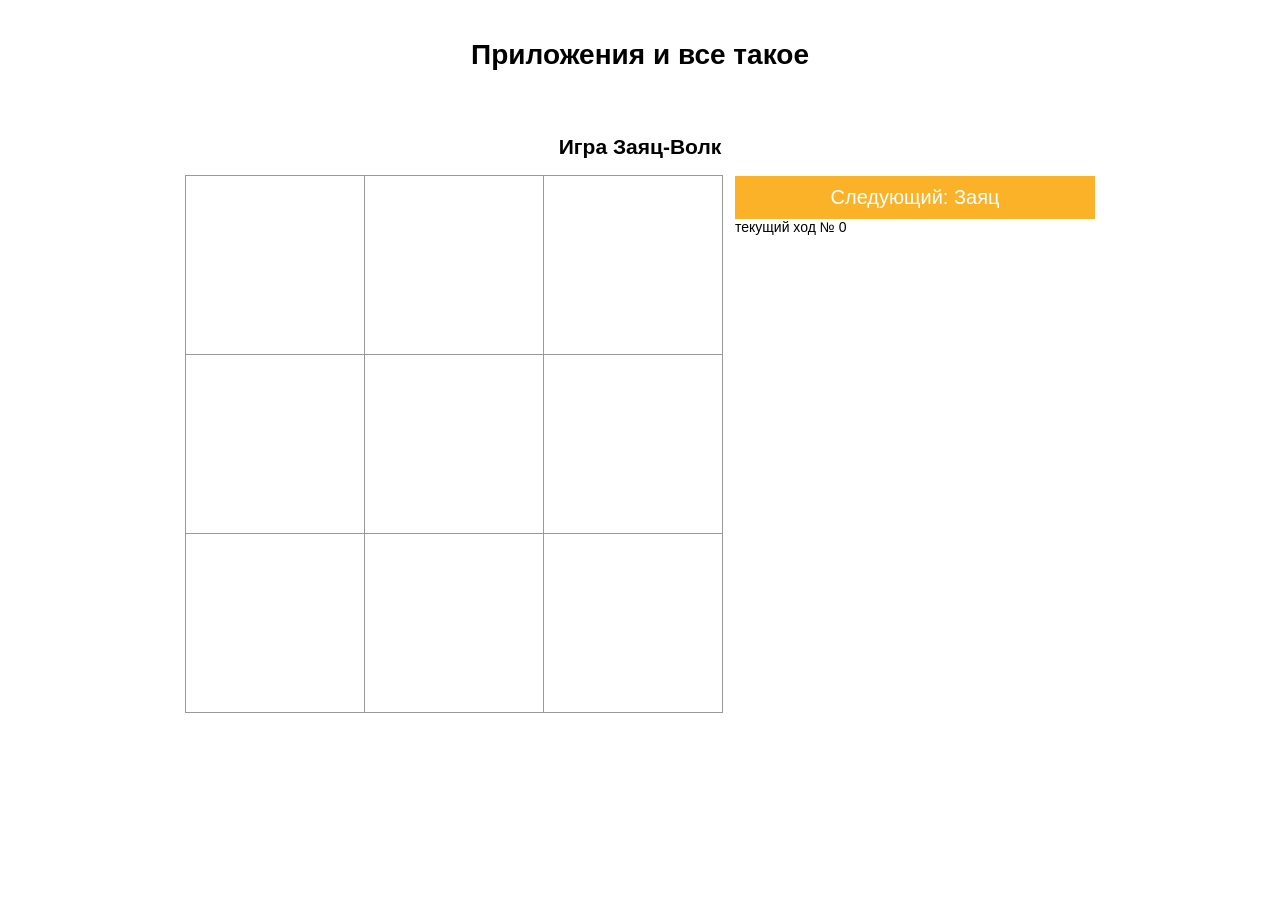
<file: index.html>
<!doctype html><html lang="ru"><head><meta charset="utf-8"/><link rel="icon" href="/favicon.ico"/><meta name="viewport" content="width=device-width,initial-scale=1"/><meta name="theme-color" content="#000000"/><meta name="description" content="Практика разработки одностраничных веб-приложений"/><link rel="apple-touch-icon" href="/logo192.png"/><link rel="manifest" href="/manifest.json"/><title>Гусёна</title><script defer="defer" src="/static/js/main.9894b9a8.js"></script><link href="/static/css/main.102a8819.css" rel="stylesheet"></head><body><noscript>You need to enable JavaScript to run this app.<br/>Включи JavaScript, иначе не будет работать.</noscript><div id="root"><div id="head"><h1>Приложения и все такое</h1></div><h2>Игра Заяц-Волк</h2><div id="cross"></div></div></body></html>
</file>
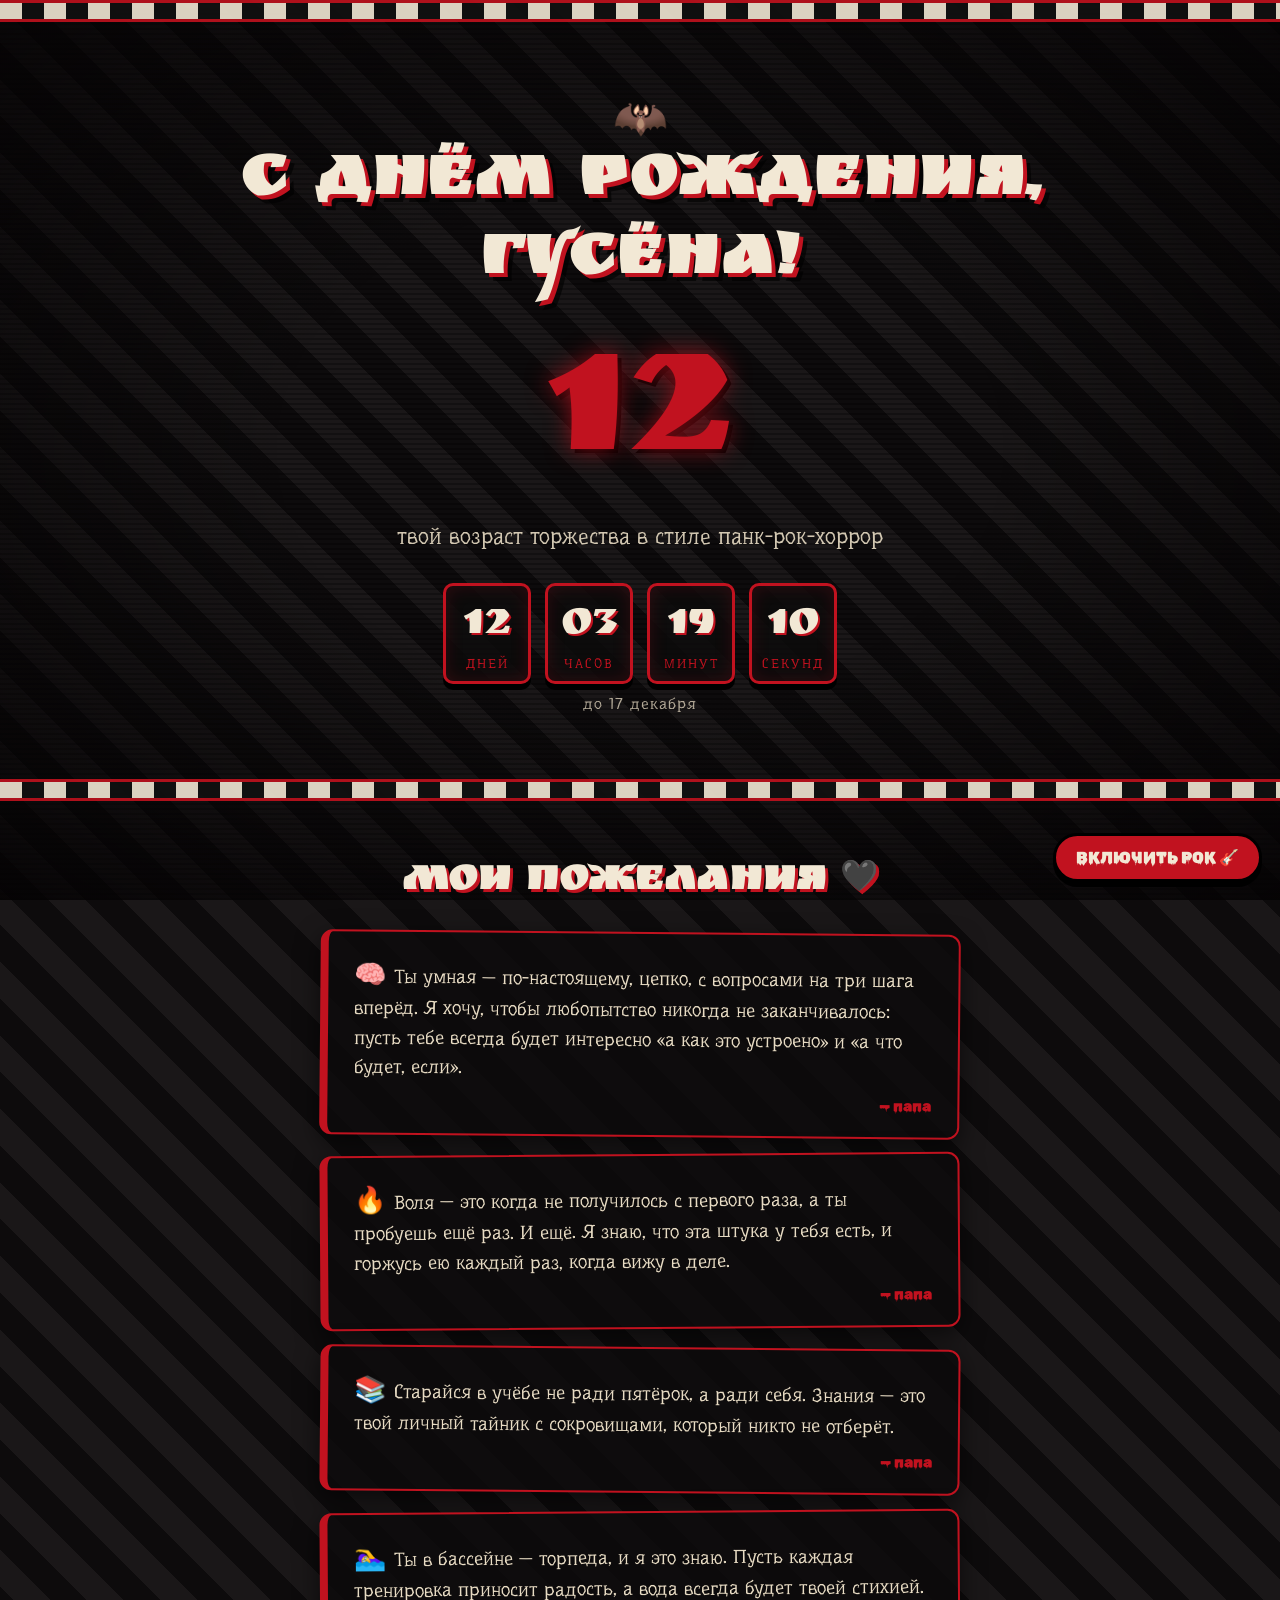
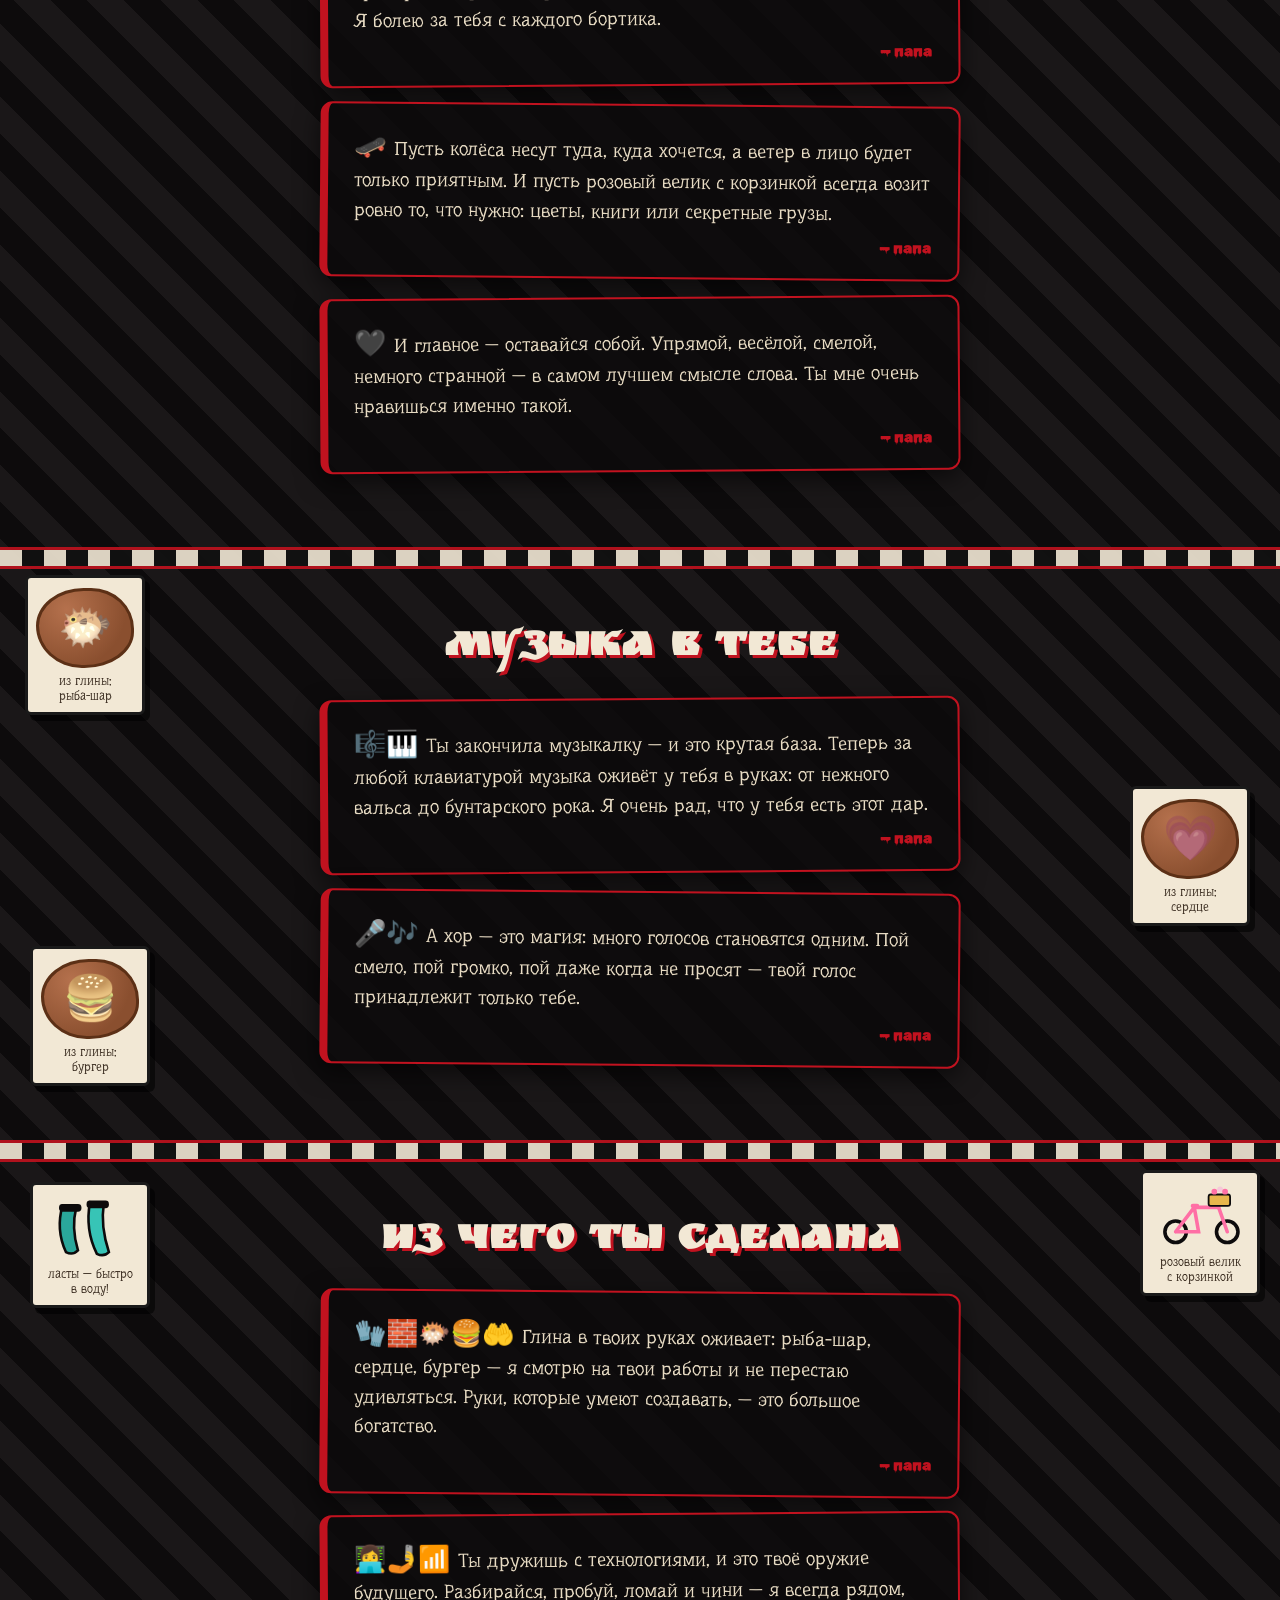
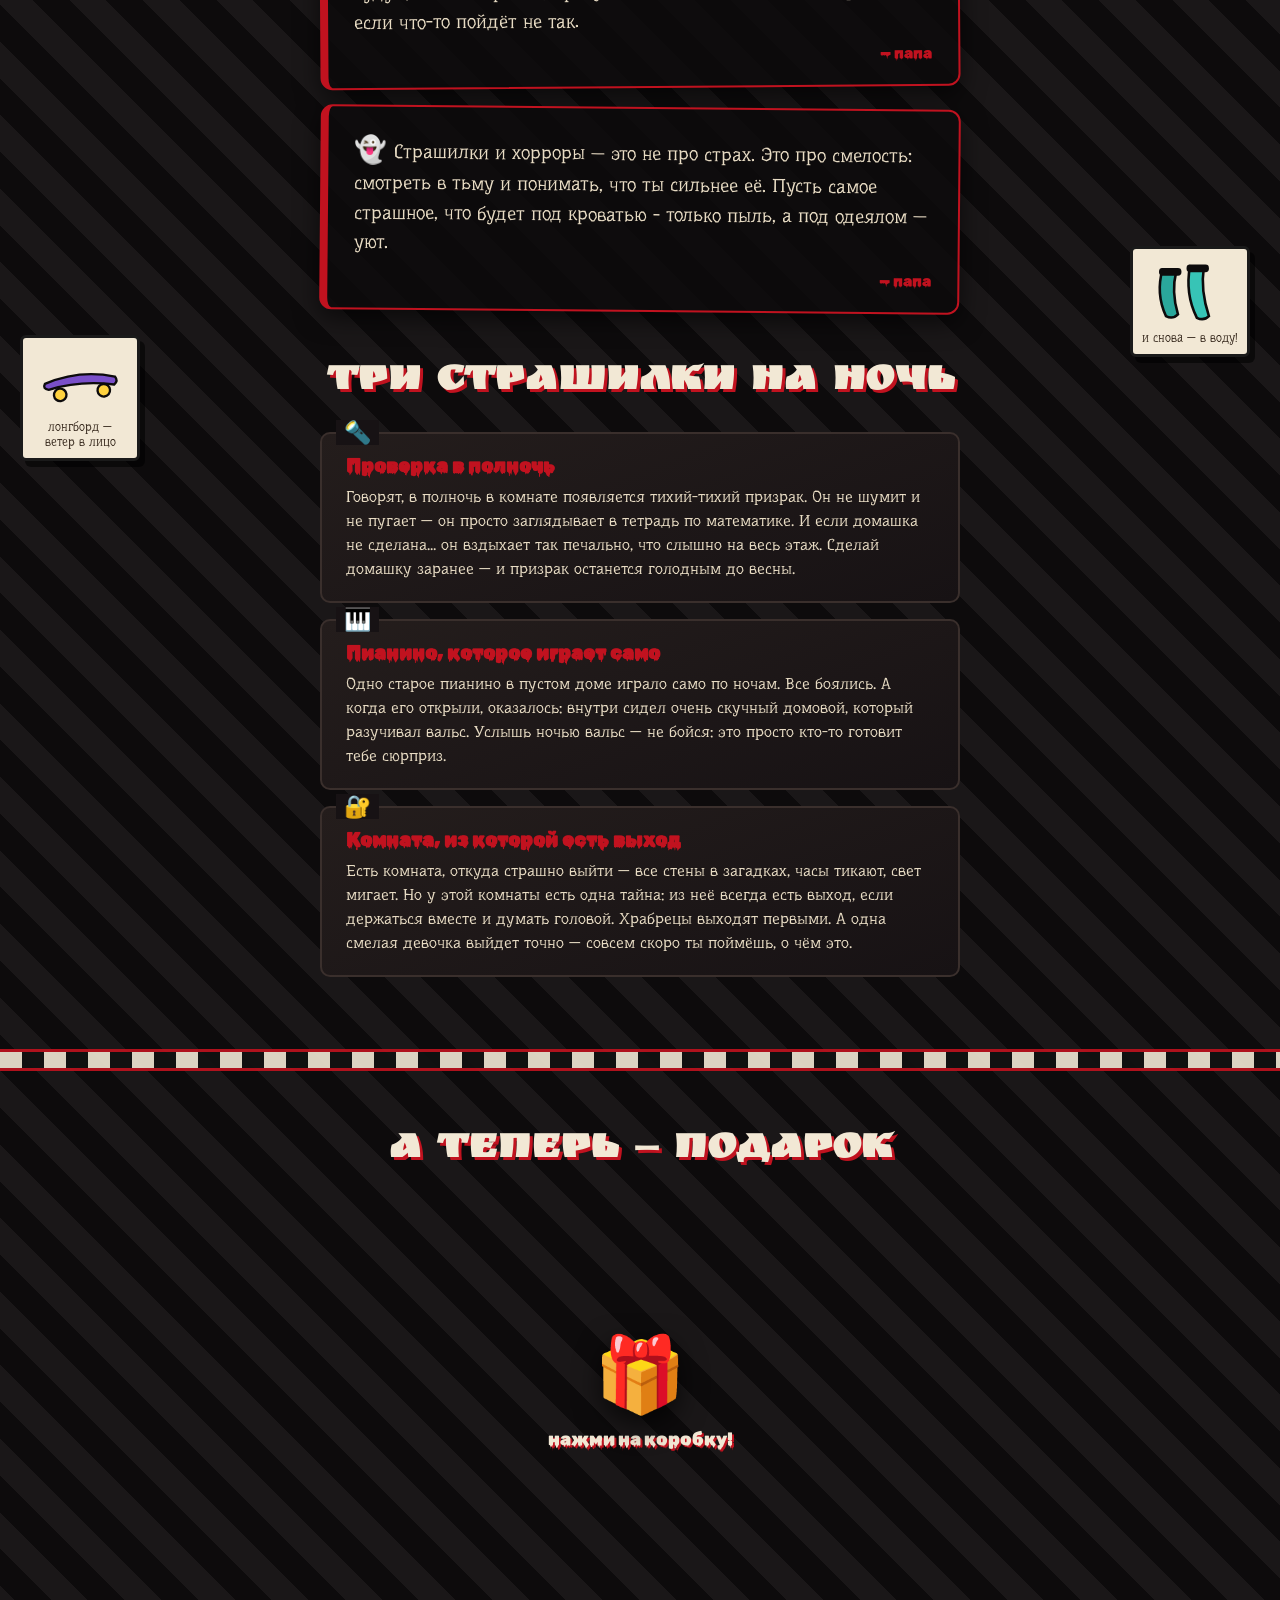
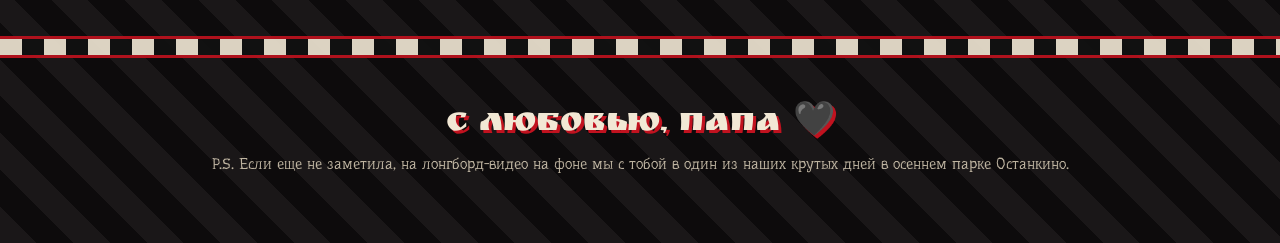
<file: the-12th-bd/index.html>
<!DOCTYPE html>
<html lang="ru">
<head>
<meta charset="UTF-8">
<meta name="viewport" content="width=device-width, initial-scale=1">
<title>С Днём Рождения, Гусёна!</title>
<link rel="preconnect" href="https://fonts.googleapis.com">
<link rel="preconnect" href="https://fonts.gstatic.com" crossorigin>
<link href="https://fonts.googleapis.com/css2?family=Ruslan+Display&family=Rubik+Wet+Paint&family=Underdog&display=swap" rel="stylesheet">
<style>
:root{
  --blood:#c1121f;
  --blood-dark:#7a0c14;
  --cream:#f2e8d5;
  --ink:#0d0b0c;
  --bone:#e8dcc4;
}
*{margin:0;padding:0;box-sizing:border-box}
html{scroll-behavior:smooth}
body{
  background-color:var(--ink);
  background-image:
    repeating-linear-gradient(45deg, #1a1718 0 26px, var(--ink) 26px 52px);
  color:var(--cream);
  font-family:'Underdog', cursive;
  overflow-x:hidden;
  position:relative;
}
/* ===== видео-фон (гифка из longboard.mp4) ===== */
#video-bg{
  position:fixed; inset:0; z-index:-2;
  overflow:hidden;
}
#video-bg video{
  width:100%; height:100%;
  object-fit:cover;
  filter:blur(7px) brightness(.32) saturate(.75) contrast(1.05);
  transform:scale(1.08);
}
#video-bg .scanlines{
  position:absolute; inset:0;
  background:repeating-linear-gradient(0deg, rgba(0,0,0,.28) 0 2px, transparent 2px 5px);
  mix-blend-mode:multiply;
}
#video-bg .vignette{
  position:absolute; inset:0;
  background:radial-gradient(ellipse at center, transparent 40%, rgba(5,3,4,.85) 100%);
}
/* ===== ленты-шахматки ===== */
.checker{
  height:22px;
  background:repeating-conic-gradient(#111 0% 25%, var(--cream) 0% 50%) 0 0/44px 44px;
  border-top:3px solid var(--blood);
  border-bottom:3px solid var(--blood);
  opacity:.9;
}
/* ===== шапка ===== */
header{
  text-align:center;
  padding:70px 20px 40px;
  position:relative;
  z-index:1;
}
.bat{font-size:44px; display:inline-block; animation:batform 3.2s ease-in-out infinite}
@keyframes batform{
  0%,100%{transform:translateY(0) rotate(-8deg)}
  50%{transform:translateY(-14px) rotate(8deg)}
}
h1{
  font-family:'Ruslan Display', cursive;
  font-size:clamp(34px,7vw,72px);
  color:var(--cream);
  text-shadow:4px 4px 0 var(--blood), 8px 8px 0 rgba(0,0,0,.6);
  letter-spacing:2px;
}
.sub{
  font-family:'Rubik Wet Paint', cursive;
  color:var(--blood);
  font-size:clamp(18px,3vw,26px);
  margin-top:12px;
  text-shadow:2px 2px 0 rgba(0,0,0,.8);
}
.age{
  font-family:'Ruslan Display', cursive;
  font-size:clamp(90px,20vw,190px);
  color:var(--blood);
  line-height:1;
  margin:24px 0 8px;
  animation:flicker 2.6s infinite;
  text-shadow:0 0 24px rgba(193,18,31,.7), 4px 4px 0 #000;
}
@keyframes flicker{
  0%,100%{opacity:1}
  41%{opacity:1}
  42%{opacity:.55}
  43%{opacity:1}
  78%{opacity:1}
  79%{opacity:.6}
  80%{opacity:1}
}
.date-line{font-size:clamp(16px,2.4vw,22px); color:var(--bone); opacity:.9}
/* ===== счётчик ===== */
.counter{
  display:flex; gap:14px; justify-content:center; flex-wrap:wrap;
  margin:34px auto 10px; max-width:640px;
}
.cd-cell{
  background:rgba(13,11,12,.82);
  border:3px solid var(--blood);
  border-radius:10px;
  min-width:88px; padding:14px 10px 10px;
  box-shadow:0 6px 0 #000, inset 0 0 18px rgba(193,18,31,.18);
}
.cd-num{
  font-family:'Ruslan Display', cursive;
  font-size:clamp(30px,5vw,48px);
  color:var(--cream);
  text-shadow:2px 2px 0 var(--blood);
}
.cd-lbl{
  font-size:13px; letter-spacing:2px; text-transform:uppercase;
  color:var(--blood); margin-top:4px;
}
.counter-cap{text-align:center; color:var(--bone); opacity:.75; margin-bottom:26px; letter-spacing:1px}
/* ===== секции ===== */
section{
  position:relative;
  max-width:920px;
  margin:0 auto;
  padding:56px 22px;
  z-index:1;
}
h2{
  font-family:'Ruslan Display', cursive;
  font-size:clamp(26px,4.6vw,44px);
  color:var(--cream);
  text-shadow:3px 3px 0 var(--blood);
  margin-bottom:26px;
  text-align:center;
}
h2 .bat-sm{font-size:.7em; vertical-align:middle}
/* ===== стикеры ===== */
.sticker{
  position:absolute;
  width:120px;
  background:var(--cream);
  border:3px solid #1a1a1a;
  border-radius:6px;
  padding:10px 8px 8px;
  box-shadow:5px 6px 0 rgba(0,0,0,.55);
  text-align:center;
  z-index:2;
  animation:sway 5s ease-in-out infinite;
}
.sticker .art{font-size:44px; line-height:1.15; display:block}
.sticker .cap{
  display:block; font-size:12px; color:#3a2c20;
  margin-top:6px; line-height:1.25;
}
.sticker svg{width:86px; height:66px; display:block; margin:0 auto}
@keyframes sway{
  0%,100%{transform:rotate(var(--rot,-6deg)) translateY(0)}
  50%{transform:rotate(calc(var(--rot,-6deg) * -0.6)) translateY(-8px)}
}
.clay-blob{
  background:radial-gradient(circle at 30% 25%, #b5714d, #8a4f2f 70%);
  border-radius:50% 45% 52% 48% / 48% 52% 46% 54%;
  padding:12px 6px;
  border:3px solid #5c3016;
}
.clay-blob .art{filter:sepia(.5) saturate(.8)}
.s-fin{left:-150px; top:20px; --rot:-10deg}
.s-fin2{right:-150px; top:46%; --rot:9deg; animation-delay:.9s}
.s-bike{right:-160px; top:8px; --rot:7deg; animation-delay:.4s}
.s-lb{left:-160px; top:52%; --rot:-8deg; animation-delay:.6s}
.s-fish{left:-155px; top:6px; --rot:-9deg}
.s-heart{right:-150px; top:38%; --rot:8deg; animation-delay:.5s}
.s-burger{left:-150px; top:66%; --rot:-7deg; animation-delay:1.1s}
.s-fish2{right:-150px; bottom:12px; --rot:6deg; animation-delay:.8s}
@media (max-width:1240px){
  .sticker{width:96px}
  .sticker .art{font-size:36px}
  .sticker svg{width:70px; height:54px}
  .s-fin{left:-104px}.s-fin2{right:-104px}
  .s-bike{right:-108px}.s-lb{left:-108px}
  .s-fish{left:-104px}.s-heart{right:-104px}
  .s-burger{left:-104px}.s-fish2{right:-104px}
}
@media (max-width:760px){
  .sticker{width:78px; padding:8px 4px 6px}
  .sticker .art{font-size:28px}
  .sticker .cap{font-size:10px}
  .sticker svg{width:56px; height:44px}
  .s-fin{left:-84px}.s-fin2{right:-84px}
  .s-bike{right:-86px; top:2px}.s-lb{left:-86px}
  .s-fish{left:-84px}.s-heart{right:-84px}
  .s-burger{left:-84px}.s-fish2{right:-84px}

  /* стикеры на телефоне: из-краёв — в ряд над заголовком */
  section{
    display:flex;
    flex-wrap:wrap;
    gap:10px 8px;
    justify-content:center;
  }
  section > *{width:100%;}      /* обычное содержимое — на всю ширину */
  .sticker{
    position:static;             /* больше не абсолютные */
    order:-1;                    /* встают в начало секции */
    width:auto;
    flex:0 0 auto;
    animation:none;
    --rot:0deg;
    transform:none;
  }
}
/* ===== карточки пожеланий ===== */
.wish{
  background:rgba(13,11,12,.86);
  border:2px solid var(--blood);
  border-left:8px solid var(--blood);
  border-radius:12px;
  padding:22px 26px;
  margin:0 auto 18px;
  max-width:640px;
  box-shadow:0 8px 24px rgba(0,0,0,.6);
  transform:rotate(-.4deg);
}
.wish:nth-child(even){transform:rotate(.5deg)}
.wish p{font-size:clamp(15px,2.2vw,19px); line-height:1.55; color:var(--bone)}
.wish .sign{
  display:block; text-align:right; margin-top:10px;
  font-family:'Rubik Wet Paint', cursive;
  color:var(--blood); font-size:15px;
}
.wish .ico{font-size:26px; margin-right:8px}
/* ===== страшилки ===== */
.story{
  background:linear-gradient(160deg, #241d1c, #171214);
  border:2px solid #3a2f2c;
  border-radius:10px;
  padding:20px 24px;
  margin-bottom:16px;
  max-width:640px;
  margin-left:auto; margin-right:auto;
  position:relative;
}
.story h3{
  font-family:'Rubik Wet Paint', cursive;
  color:var(--blood);
  font-size:19px;
  margin-bottom:8px;
}
.story p{font-size:15.5px; line-height:1.55; color:var(--bone)}
.story .glow{
  position:absolute; top:-14px; left:14px;
  font-size:22px; background:#171214; padding:0 8px;
}
/* ===== коробка-подарок ===== */
.gift-stage{
  position:relative;
  min-height:380px;
  display:flex; align-items:center; justify-content:center;
}
.gift-box{
  position:relative;
  z-index:3;
  cursor:pointer;
  text-align:center;
  transition:opacity .55s ease, transform .55s ease;
  user-select:none;
}
.gift-box .lid{
  font-size:74px;
  display:inline-block;
  transition:transform .55s ease;
  filter:drop-shadow(0 10px 14px rgba(0,0,0,.7));
}
.gift-box:hover .lid{transform:rotate(-8deg) translateY(-8px)}
.gift-box .box-hint{
  display:block; margin-top:10px;
  font-family:'Rubik Wet Paint', cursive;
  color:var(--cream);
  font-size:18px;
  text-shadow:2px 2px 0 var(--blood);
  animation:pulse 1.6s ease-in-out infinite;
}
@keyframes pulse{0%,100%{opacity:1}50%{opacity:.45}}

.ticket{
  position:absolute;
  inset:0;
  z-index:2;
  display:flex; align-items:center; justify-content:center;
  padding:10px;
  opacity:0;
  transform:translateY(36px) scale(.88);
  transition:opacity .8s ease .15s, transform .8s ease .15s;
  pointer-events:none;
}

/* ===== открытое состояние ===== */
.gift-stage.open{
  min-height:520px;
}
/* билет в потоке: сам растягивает сцену на свою высоту */
.gift-stage.open .ticket{
  position:static;
  opacity:1;
  transform:translateY(0) scale(1);
  pointer-events:auto;
  align-items:center;
  padding:0 10px 60px;   /* нижняя полоса — место под коробку */
}
/* коробка ждёт клика, слегка наезжая на нижний правый угол билета */
.gift-stage.open .gift-box{
  position:absolute;
  left:auto;
  right:5%;
  bottom:10px;
  transform:scale(.62);
  opacity:1;
  z-index:4;
  pointer-events:auto;
}
.gift-stage.open .gift-box .lid{
  transform:rotate(-14deg) translateY(-6px);
}
.gift-stage.open .gift-box .box-hint{
  font-size:20px;
  animation:none;
  opacity:.95;
}

.ticket-card{
  width:min(560px,100%);
  background:var(--cream);
  color:#241a10;
  border:3px dashed var(--blood-dark);
  border-radius:14px;
  padding:26px 26px 22px;
  box-shadow:0 18px 44px rgba(0,0,0,.75);
  text-align:center;
  position:relative;
}
.ticket-card:before,.ticket-card:after{
  content:''; position:absolute; width:26px; height:26px;
  background:var(--ink); border-radius:50%; top:50%; margin-top:-13px;
}
.ticket-card:before{left:-16px}
.ticket-card:after{right:-16px}
.ticket-card .t-tag{
  display:inline-block;
  background:var(--blood);
  color:var(--cream);
  font-family:'Rubik Wet Paint', cursive;
  padding:4px 16px; border-radius:20px;
  font-size:14px; letter-spacing:2px;
  margin-bottom:12px;
}
.ticket-card h3{
  font-family:'Ruslan Display', cursive;
  font-size:clamp(22px,4vw,32px);
  color:var(--blood-dark);
  margin-bottom:6px;
}
.ticket-card .t-sub{font-size:15px; color:#5a4632; margin-bottom:14px}
.ticket-rows{font-size:16px; line-height:1.7}
.ticket-rows b{color:var(--blood-dark)}
.ticket-count{
  margin-top:16px;
  background:#241a10; color:var(--cream);
  border-radius:10px; padding:12px 10px;
}
.ticket-count .cd-num{font-size:clamp(22px,3.6vw,34px)}
.ticket-count .cd-lbl{color:#ffb3a7}
.ticket-count .go{font-family:'Ruslan Display', cursive; color:#ffd166; font-size:22px}
.ticket-card a.btn-link{
  display:inline-block; margin-top:14px;
  background:var(--blood); color:var(--cream);
  text-decoration:none; font-family:'Rubik Wet Paint', cursive;
  padding:9px 22px; border-radius:24px; font-size:15px;
  border:2px solid #000;
  box-shadow:0 4px 0 #000;
}
.ticket-card a.btn-link:active{transform:translateY(3px); box-shadow:0 1px 0 #000}
/* ===== футер ===== */
footer{
  text-align:center; padding:40px 20px 70px;
  position:relative; z-index:1;
}
footer .love{font-family:'Ruslan Display', cursive; font-size:clamp(20px,4vw,34px); color:var(--cream); text-shadow:3px 3px 0 var(--blood)}
footer .ps{margin-top:12px; color:var(--bone); opacity:.8; font-size:15px}
/* ===== кнопка рока ===== */
#rock-btn{
  position:fixed; right:18px; bottom:18px; z-index:50;
  background:var(--blood); color:var(--cream);
  border:3px solid #000; border-radius:30px;
  font-family:'Rubik Wet Paint', cursive;
  font-size:16px; padding:12px 20px;
  cursor:pointer;
  box-shadow:0 5px 0 #000;
}
#rock-btn:active{transform:translateY(4px); box-shadow:0 1px 0 #000}
#rock-btn.on{background:#2e7d32}
#confetti-canvas{position:fixed; inset:0; pointer-events:none; z-index:60}
</style>
</head>
<body>

<div id="video-bg">
  <video autoplay muted loop playsinline src="longboard.mp4"></video>
  <div class="scanlines"></div>
  <div class="vignette"></div>
</div>

<div class="checker"></div>

<header>
  <span class="bat">🦇</span>
  <h1>С Днём Рождения,<br><span id="name-line">Гусёна!</span></h1>
  <div class="age">12</div>
  <div class="date-line">твой возраст торжества в стиле панк-рок-хоррор</div>

  <div class="counter" id="countdown">
    <div class="cd-cell"><div class="cd-num" id="cd-d">00</div><div class="cd-lbl">дней</div></div>
    <div class="cd-cell"><div class="cd-num" id="cd-h">00</div><div class="cd-lbl">часов</div></div>
    <div class="cd-cell"><div class="cd-num" id="cd-m">00</div><div class="cd-lbl">минут</div></div>
    <div class="cd-cell"><div class="cd-num" id="cd-s">00</div><div class="cd-lbl">секунд</div></div>
  </div>
  <div class="counter-cap">до 17 декабря</div>
</header>

<div class="checker"></div>

<!-- ПОЖЕЛАНИЯ ОТ ПАПЫ -->
<section id="wishes">
  <h2>Мои пожелания <span class="bat-sm">🖤</span></h2>

  <div class="wish"><p><span class="ico">🧠</span>Ты умная — по-настоящему, цепко, с вопросами на три шага вперёд. Я хочу, чтобы любопытство никогда не заканчивалось: пусть тебе всегда будет интересно «а как это устроено» и «а что будет, если».</p><span class="sign">— папа</span></div>
  <div class="wish"><p><span class="ico">🔥</span>Воля — это когда не получилось с первого раза, а ты пробуешь ещё раз. И ещё. Я знаю, что эта штука у тебя есть, и горжусь ею каждый раз, когда вижу в деле.</p><span class="sign">— папа</span></div>
  <div class="wish"><p><span class="ico">📚</span>Старайся в учёбе не ради пятёрок, а ради себя. Знания — это твой личный тайник с сокровищами, который никто не отберёт.</p><span class="sign">— папа</span></div>
  <div class="wish"><p><span class="ico">🏊‍♀️</span>Ты в бассейне — торпеда, и я это знаю. Пусть каждая тренировка приносит радость, а вода всегда будет твоей стихией. Я болею за тебя с каждого бортика.</p><span class="sign">— папа</span></div>
  <div class="wish"><p><span class="ico">🛹</span>Пусть колёса несут туда, куда хочется, а ветер в лицо будет только приятным. И пусть розовый велик с корзинкой всегда возит ровно то, что нужно: цветы, книги или секретные грузы.</p><span class="sign">— папа</span></div>
  <div class="wish"><p><span class="ico">🖤</span>И главное — оставайся собой. Упрямой, весёлой, смелой, немного странной — в самом лучшем смысле слова. Ты мне очень нравишься именно такой.</p><span class="sign">— папа</span></div>
</section>

<div class="checker"></div>

<!-- МУЗЫКА -->
<section id="music">
  <div class="sticker s-fish">
    <div class="clay-blob"><span class="art">🐡</span></div>
    <span class="cap">из глины:<br>рыба-шар</span>
  </div>
  <div class="sticker s-heart">
    <div class="clay-blob"><span class="art">💗</span></div>
    <span class="cap">из глины:<br>сердце</span>
  </div>
  <div class="sticker s-burger">
    <div class="clay-blob"><span class="art">🍔</span></div>
    <span class="cap">из глины:<br>бургер</span>
  </div>

  <h2>Музыка в тебе</h2>

  <div class="wish"><p><span class="ico">🎼🎹</span>Ты закончила музыкалку — и это крутая база. Теперь за любой клавиатурой музыка оживёт у тебя в руках: от нежного вальса до бунтарского рока. Я очень рад, что у тебя есть этот дар.</p><span class="sign">— папа</span></div>
  <div class="wish"><p><span class="ico">🎤🎶</span>А хор — это магия: много голосов становятся одним. Пой смело, пой громко, пой даже когда не просят — твой голос принадлежит только тебе.</p><span class="sign">— папа</span></div>
</section>

<div class="checker"></div>

<!-- ГЛИНА, ИТ, ХОРРОРЫ -->
<section id="hands">
  <div class="sticker s-fin">
    <svg viewBox="0 0 100 76">
      <path d="M18 12 Q10 40 22 66 Q30 70 36 64 Q28 38 34 14 Z" fill="#2aa79b" stroke="#0d0b0c" stroke-width="3"/>
      <path d="M50 8 Q44 40 58 68 Q66 72 72 66 Q62 36 66 10 Z" fill="#37c4b6" stroke="#0d0b0c" stroke-width="3"/>
      <rect x="14" y="10" width="26" height="9" rx="4" fill="#0d0b0c"/>
      <rect x="46" y="6" width="26" height="9" rx="4" fill="#0d0b0c"/>
    </svg>
    <span class="cap">ласты — быстро<br>в воду!</span>
  </div>
  <div class="sticker s-bike">
    <svg viewBox="0 0 120 92">
      <circle cx="26" cy="68" r="15" fill="none" stroke="#0d0b0c" stroke-width="5"/>
      <circle cx="98" cy="68" r="15" fill="none" stroke="#0d0b0c" stroke-width="5"/>
      <path d="M26 68 L52 34 L86 34 L98 68 M52 34 L58 68 L26 68" fill="none" stroke="#ff6fa5" stroke-width="5" stroke-linecap="round"/>
      <path d="M86 34 L82 22" stroke="#ff6fa5" stroke-width="5" stroke-linecap="round"/>
      <path d="M74 22 L90 22" stroke="#ff6fa5" stroke-width="5" stroke-linecap="round"/>
      <path d="M50 32 L56 32" stroke="#ff6fa5" stroke-width="6" stroke-linecap="round"/>
      <rect x="72" y="16" width="30" height="16" rx="3" fill="#e8b64c" stroke="#0d0b0c" stroke-width="2.5"/>
      <circle cx="80" cy="12" r="4" fill="#ff6fa5"/><circle cx="88" cy="9" r="4" fill="#f6c8d8"/><circle cx="95" cy="12" r="4" fill="#ff6fa5"/>
    </svg>
    <span class="cap">розовый велик<br>с корзинкой</span>
  </div>
  <div class="sticker s-fin2">
    <svg viewBox="0 0 100 76">
      <path d="M18 12 Q10 40 22 66 Q30 70 36 64 Q28 38 34 14 Z" fill="#2aa79b" stroke="#0d0b0c" stroke-width="3"/>
      <path d="M50 8 Q44 40 58 68 Q66 72 72 66 Q62 36 66 10 Z" fill="#37c4b6" stroke="#0d0b0c" stroke-width="3"/>
      <rect x="14" y="10" width="26" height="9" rx="4" fill="#0d0b0c"/>
      <rect x="46" y="6" width="26" height="9" rx="4" fill="#0d0b0c"/>
    </svg>
    <span class="cap">и снова — в воду!</span>
  </div>
  <div class="sticker s-lb">
    <svg viewBox="0 0 110 70">
      <g transform="rotate(-6 55 35)">
        <path d="M10 34 Q55 20 100 34 Q104 40 98 44 Q55 34 14 42 Q6 40 10 34 Z" fill="#7a4fc9" stroke="#0d0b0c" stroke-width="3"/>
        <circle cx="28" cy="50" r="8" fill="#ffd23f" stroke="#0d0b0c" stroke-width="3"/>
        <circle cx="84" cy="50" r="8" fill="#ffd23f" stroke="#0d0b0c" stroke-width="3"/>
      </g>
    </svg>
    <span class="cap">лонгборд —<br>ветер в лицо</span>
  </div>

  <h2>Из чего ты сделана</h2>

  <div class="wish"><p><span class="ico">🧤🧱🐡🍔🤲</span>Глина в твоих руках оживает: рыба-шар, сердце, бургер — я смотрю на твои работы и не перестаю удивляться. Руки, которые умеют создавать, — это большое богатство.</p><span class="sign">— папа</span></div>
  <div class="wish"><p><span class="ico">👩‍💻🤳📶</span>Ты дружишь с технологиями, и это твоё оружие будущего. Разбирайся, пробуй, ломай и чини — я всегда рядом, если что-то пойдёт не так.</p><span class="sign">— папа</span></div>
  <div class="wish"><p><span class="ico">👻</span>Страшилки и хорроры — это не про страх. Это про смелость: смотреть в тьму и понимать, что ты сильнее её. Пусть самое страшное, что будет под кроватью - только пыль, а под одеялом — уют.</p><span class="sign">— папа</span></div>

  <h2 style="margin-top:48px">Три страшилки на ночь</h2>

  <div class="story"><span class="glow">🔦</span><h3>Проверка в полночь</h3><p>Говорят, в полночь в комнате появляется тихий-тихий призрак. Он не шумит и не пугает — он просто заглядывает в тетрадь по математике. И если домашка не сделана… он вздыхает так печально, что слышно на весь этаж. Сделай домашку заранее — и призрак останется голодным до весны.</p></div>
  <div class="story"><span class="glow">🎹</span><h3>Пианино, которое играет само</h3><p>Одно старое пианино в пустом доме играло само по ночам. Все боялись. А когда его открыли, оказалось: внутри сидел очень скучный домовой, который разучивал вальс. Услышь ночью вальс — не бойся: это просто кто-то готовит тебе сюрприз.</p></div>
  <div class="story"><span class="glow">🔐</span><h3>Комната, из которой есть выход</h3><p>Есть комната, откуда страшно выйти — все стены в загадках, часы тикают, свет мигает. Но у этой комнаты есть одна тайна: из неё всегда есть выход, если держаться вместе и думать головой. Храбрецы выходят первыми. А одна смелая девочка выйдет точно — совсем скоро ты поймёшь, о чём это.</p></div>
</section>

<div class="checker"></div>

<!-- ПОДАРОК -->
<section id="gift-section">
  <h2>А теперь — подарок</h2>

  <div class="gift-stage" id="gift-stage">
    <div class="gift-box" id="gift-box" role="button" aria-label="Открыть подарок" tabindex="0">
      <span class="lid">🎁</span>
      <span class="box-hint">нажми на коробку!</span>
    </div>

    <div class="ticket">
      <div class="ticket-card">
        <span class="t-tag">БИЛЕТ ДЛЯ БЕССТРАШНОГО ЭКИПАЖА</span>
        <h3>Квест «Вкус Риска»</h3>
        <div class="t-sub">Бронь №19308 · Claustrophobia</div>
        <div class="ticket-rows">
          <div><b>Когда:</b> 20.12.2026, 13:30–15:00</div>
          <div><b>Где:</b> Москва, Солнечногорская улица, 4с13 <a href="https://yandex.ru/maps/-/CXv1YM9Q" class="btn-link" target="_blank" rel="noopener">на карте</a></div>
          <div><b>Справки:</b> <a href="tel:+74993914808" style="color:var(--blood-dark)">+7 (499) 391-48-08</a></div>
        </div>
        <div class="ticket-count">
          <div class="cd-lbl">до входа в квест</div>
          <div id="quest-countdown">
            <div class="cd-num" id="qc-d">00</div><div class="cd-lbl">дней</div>
            <div class="cd-num" id="qc-h">00</div><div class="cd-lbl">часов</div>
            <div class="cd-num" id="qc-m">00</div><div class="cd-lbl">минут</div>
            <div class="cd-num" id="qc-s">00</div><div class="cd-lbl">секунд</div>
          </div>
        </div>
        <a class="btn-link" href="https://claustrophobia.com/moscow/kvest/vkus-riska" target="_blank" rel="noopener">Открыть страницу квеста</a>
      </div>
    </div>
  </div>
</section>

<div class="checker"></div>

<footer>
  <div class="love">С любовью, папа 🖤</div>
  <div class="ps">P.S. Если еще не заметила, на лонгборд-видео на фоне мы с тобой в один из наших крутых дней в осеннем парке Останкино.</div>
</footer>

<canvas id="confetti-canvas"></canvas>
<button id="rock-btn">ВКЛЮЧИТЬ РОК 🎸</button>

<script>
/* ===== настройки ===== */
const NAME = 'Гусёна';
const BIRTHDAY = () => {  /* 17 декабря */
  const now = new Date();
  let y = now.getFullYear();
  if (now > new Date(y, 11, 17, 23, 59, 59)) y++;
  return new Date(y, 11, 17);
};
const GIFT_DATE = new Date(2026, 11, 20, 13, 30, 0); /* вход в квест */

document.getElementById('name-line').textContent = NAME + '!';

/* ===== счётчик до дня рождения ===== */
function pad(n){ return String(n).padStart(2,'0'); }
function tickBirthday(){
  const now = new Date();
  const target = BIRTHDAY();
  let diff = target - now;
  if (diff < 0) diff = 0;
  const d = Math.floor(diff / 86400000);
  const h = Math.floor(diff / 3600000) % 24;
  const m = Math.floor(diff / 60000) % 60;
  const s = Math.floor(diff / 1000) % 60;
  document.getElementById('cd-d').textContent = pad(d);
  document.getElementById('cd-h').textContent = pad(h);
  document.getElementById('cd-m').textContent = pad(m);
  document.getElementById('cd-s').textContent = pad(s);
}
setInterval(tickBirthday, 1000); tickBirthday();

/* ===== счётчик внутри билета ===== */
function tickQuest(){
  const now = new Date();
  const el = document.getElementById('quest-countdown');
  let diff = GIFT_DATE - now;
  if (diff <= 0){
    el.innerHTML = '<div class="go">Поехали! Квест уже идёт — удачи, экипаж!</div>';
    return;
  }
  const d = Math.floor(diff / 86400000);
  const h = Math.floor(diff / 3600000) % 24;
  const m = Math.floor(diff / 60000) % 60;
  const s = Math.floor(diff / 1000) % 60;
  document.getElementById('qc-d').textContent = pad(d);
  document.getElementById('qc-h').textContent = pad(h);
  document.getElementById('qc-m').textContent = pad(m);
  document.getElementById('qc-s').textContent = pad(s);
}
setInterval(tickQuest, 1000); tickQuest();

/* ===== коробка-подарок: открывается и закрывается ===== */
const stage = document.getElementById('gift-stage');
const box = document.getElementById('gift-box');
const hintEl = box.querySelector('.box-hint');
const hintOriginal = hintEl ? hintEl.textContent : '';

let confettiShown = false; /* конфетти — только на первое открытие */

function openGift(){
  stopMusic();              /* глушим фоновый рок, если играл */
  stage.classList.add('open');
  if (hintEl) hintEl.textContent = 'закрыть';
  if (!confettiShown){
    burstConfetti();
    confettiShown = true;
  }
  playBoxRiff();
}

function closeGift(){
  killBoxRiff();
  stage.classList.remove('open');
  if (hintEl) hintEl.textContent = hintOriginal;
  playCloseSound();         /* мягкий «тудух» вместо риффа */
}

function toggleGift(){
  if (stage.classList.contains('open')){
    closeGift();
  } else {
    openGift();
  }
}

box.addEventListener('click', toggleGift);
box.addEventListener('keydown', e => { if (e.key === 'Enter' || e.key === ' ') { e.preventDefault(); toggleGift(); } });

/* ===== конфетти из эмодзи ===== */
const canvas = document.getElementById('confetti-canvas');
const ctx = canvas.getContext('2d');
const EMOJIS = ['🎸','💀','👻','🖤','🤘','🐡'];
let parts = [], animOn = false;
function resizeCanvas(){ canvas.width = innerWidth; canvas.height = innerHeight; }
resizeCanvas(); addEventListener('resize', resizeCanvas);
function burstConfetti(){
  const cx = innerWidth/2, cy = innerHeight/2;
  for (let i = 0; i < 70; i++){
    const a = Math.random()*Math.PI*2, v = 4 + Math.random()*9;
    parts.push({x:cx, y:cy, vx:Math.cos(a)*v, vy:Math.sin(a)*v - 4,
      rot:Math.random()*Math.PI, vr:(Math.random()-.5)*.3,
      ch:EMOJIS[Math.floor(Math.random()*EMOJIS.length)],
      size:20 + Math.random()*22, life:1});
  }
  if (!animOn){ animOn = true; requestAnimationFrame(stepConfetti); }
}
function stepConfetti(){
  ctx.clearRect(0,0,canvas.width,canvas.height);
  parts = parts.filter(p => p.life > 0);
  if (!parts.length){ animOn = false; return; }
  for (const p of parts){
    p.vy += 0.22; p.x += p.vx; p.y += p.vy; p.rot += p.vr; p.life -= 0.012;
    ctx.save();
    ctx.globalAlpha = Math.max(0, p.life);
    ctx.translate(p.x, p.y);
    ctx.rotate(p.rot);
    ctx.font = p.size + 'px serif';
    ctx.textAlign = 'center';
    ctx.fillText(p.ch, 0, 0);
    ctx.restore();
  }
  requestAnimationFrame(stepConfetti);
}

/* ===== панк-музыка v3: два независимых риффа + взаимное глушение ===== */
let actx = null, musicOn = false, schedTimer = null, barCount = 0, noiseBuf = null;
let musicBus = null, boxBus = null, drumBus = null;
const BPM = 170, BEAT = 60/BPM, STEP = BEAT/2;
const ROOTS = [82.41, 82.41, 98.0, 110.0]; /* E, E, G, A */

function ensureCtx(){
  if (!actx) actx = new (window.AudioContext || window.webkitAudioContext)();
  if (!noiseBuf){
    noiseBuf = actx.createBuffer(1, actx.sampleRate * 0.5, actx.sampleRate);
    const data = noiseBuf.getChannelData(0);
    for (let i = 0; i < data.length; i++) data[i] = Math.random()*2 - 1;
  }
}

/* фабрика гитарных шин: у музыки и коробки — отдельные, чтобы глушить независимо */
function makeGuitarBus(){
  const pre = actx.createGain(); pre.gain.value = 2.2;
  const shaper = actx.createWaveShaper();
  const K = 300, N = 2048, curve = new Float32Array(N);
  for (let i = 0; i < N; i++){
    const x = i * 2 / N - 1;
    curve[i] = (1 + K) * x / (1 + K * Math.abs(x));
  }
  shaper.curve = curve; shaper.oversample = '4x';
  const lp = actx.createBiquadFilter(); lp.type = 'lowpass'; lp.frequency.value = 3200;
  const out = actx.createGain(); out.gain.value = 0.35;
  const comp = actx.createDynamicsCompressor();
  pre.connect(shaper); shaper.connect(lp); lp.connect(out); out.connect(comp);
  comp.connect(actx.destination);
  return { pre: pre, out: out };
}

function ensureBuses(){
  ensureCtx();
  if (!musicBus) musicBus = makeGuitarBus();
  if (!boxBus)   boxBus   = makeGuitarBus();
  if (!drumBus){
    drumBus = actx.createGain();
    drumBus.gain.value = 1;
    drumBus.connect(actx.destination);
  }
}

function env(g, t, a, d, peak){
  g.gain.setValueAtTime(0.0001, t);
  g.gain.exponentialRampToValueAtTime(peak, t + a);
  g.gain.exponentialRampToValueAtTime(0.0001, t + a + d);
}

function chug(t, root, dur, bus){
  bus = bus || musicBus;
  dur = dur || STEP * 0.7;
  [1, 1.5, 2].forEach(m => {
    const o = actx.createOscillator(), g = actx.createGain();
    o.type = 'sawtooth'; o.frequency.value = root * m;
    o.connect(g); g.connect(bus.pre);
    env(g, t, 0.005, dur, 0.22);
    o.start(t); o.stop(t + dur + 0.05);
  });
  const b = actx.createOscillator(), bg = actx.createGain();
  b.type = 'square'; b.frequency.value = root / 2;
  b.connect(bg); bg.connect(bus.pre);
  env(bg, t, 0.004, dur, 0.16);
  b.start(t); b.stop(t + dur + 0.05);
}

function kick(t){
  const o = actx.createOscillator(), g = actx.createGain();
  o.type = 'sine';
  o.frequency.setValueAtTime(150, t);
  o.frequency.exponentialRampToValueAtTime(42, t + 0.1);
  o.connect(g); g.connect(drumBus);
  env(g, t, 0.003, 0.12, 0.4);
  o.start(t); o.stop(t + 0.15);
}

function hat(t, strong){
  const s = actx.createBufferSource(); s.buffer = noiseBuf;
  const f = actx.createBiquadFilter(); f.type = 'highpass'; f.frequency.value = 7000;
  const g = actx.createGain();
  s.connect(f); f.connect(g); g.connect(drumBus);
  env(g, t, 0.002, strong ? 0.06 : 0.03, strong ? 0.1 : 0.05);
  s.start(t); s.stop(t + 0.08);
}

function snare(t){
  const s = actx.createBufferSource(); s.buffer = noiseBuf;
  const f = actx.createBiquadFilter(); f.type = 'bandpass'; f.frequency.value = 1800; f.Q.value = 0.8;
  const g = actx.createGain();
  s.connect(f); f.connect(g); g.connect(drumBus);
  env(g, t, 0.002, 0.11, 0.25);
  s.start(t); s.stop(t + 0.14);
}

function scheduleBar(start, ci){
  const root = ROOTS[ci];
  for (let i = 0; i < 8; i++){
    const t = start + i * STEP;
    chug(t, root, i === 7 ? STEP * 1.6 : STEP * 0.7);
    hat(t, i % 2 === 0);
    if (i % 2 === 0) kick(t);
  }
  snare(start + BEAT); snare(start + 3*BEAT);
}

function musicLoop(){
  ensureBuses();
  const now = actx.currentTime;
  musicBus.out.gain.cancelScheduledValues(now);
  musicBus.out.gain.setTargetAtTime(0.35, now, 0.02);
  const next = () => {
    const t = actx.currentTime + 0.08;
    scheduleBar(t, barCount % ROOTS.length);
    barCount++;
  };
  next();
  schedTimer = setInterval(next, BEAT * 4 * 1000);
}

/* глушим фоновый рок: и новые такты, и то, что уже звучит */
function stopMusic(){
  if (actx && musicBus){
    const now = actx.currentTime;
    musicBus.out.gain.cancelScheduledValues(now);
    musicBus.out.gain.setTargetAtTime(0.0001, now, 0.03);
  }
  musicOn = false;
  if (schedTimer){ clearInterval(schedTimer); schedTimer = null; }
  const btn = document.getElementById('rock-btn');
  if (btn){
    btn.textContent = 'ВКЛЮЧИТЬ РОК 🎸';
    btn.classList.remove('on');
  }
}

/* глушим рифф коробки (если вдруг понажимали всё подряд) */
function killBoxRiff(){
  if (!actx || !boxBus) return;
  const now = actx.currentTime;
  boxBus.out.gain.cancelScheduledValues(now);
  boxBus.out.gain.setTargetAtTime(0.0001, now, 0.02);
}

/* рифф коробки: скрежет медиатора + D-D-E — короткий и резкий */
function playBoxRiff(){
  ensureBuses();
  const now = actx.currentTime;
  boxBus.out.gain.cancelScheduledValues(now);
  boxBus.out.gain.setTargetAtTime(0.35, now, 0.02);
  const t0 = now + 0.02;

   /* скрежет медиатора: шум со взлетающей частотой */
  const s = actx.createBufferSource(); s.buffer = noiseBuf; s.loop = true;
  const bp = actx.createBiquadFilter(); bp.type = 'bandpass'; bp.Q.value = 6;
  bp.frequency.setValueAtTime(300, t0);
  bp.frequency.exponentialRampToValueAtTime(4000, t0 + 0.45);
  const g0 = actx.createGain();
  env(g0, t0, 0.01, 0.45, 0.5);
  s.connect(bp); bp.connect(g0); g0.connect(boxBus.pre);
  s.start(t0); s.stop(t0 + 0.5);

  /* D - D - E, финал держим подольше */
  chug(t0 + 0.55, 146.83, 0.18, boxBus);
  chug(t0 + 0.73, 146.83, 0.18, boxBus);
  chug(t0 + 0.91, 82.41, 0.9, boxBus);
  kick(t0 + 0.55); kick(t0 + 0.73); kick(t0 + 0.91);
  snare(t0 + 0.91);
}

/* звук закрытия: глухой удар + спад */
function playCloseSound(){
  ensureBuses();
  const t0 = actx.currentTime + 0.02;

  const o = actx.createOscillator(), g = actx.createGain();
  o.type = 'sine';
  o.frequency.setValueAtTime(120, t0);
  o.frequency.exponentialRampToValueAtTime(40, t0 + 0.25);
  o.connect(g); g.connect(drumBus);
  env(g, t0, 0.005, 0.3, 0.35);
  o.start(t0); o.stop(t0 + 0.35);

  /* «хлоп» крышки — короткий шумовой удар */
  const s = actx.createBufferSource(); s.buffer = noiseBuf;
  const lp = actx.createBiquadFilter(); lp.type = 'lowpass'; lp.frequency.value = 900;
  const g2 = actx.createGain();
  s.connect(lp); lp.connect(g2); g2.connect(drumBus);
  env(g2, t0 + 0.02, 0.003, 0.08, 0.25);
  s.start(t0 + 0.02); s.stop(t0 + 0.15);
}

const rockBtn = document.getElementById('rock-btn');
rockBtn.addEventListener('click', () => {
  ensureBuses();
  if (actx.state === 'suspended') actx.resume();
  killBoxRiff();          /* рифф коробки не должен мешать */
  if (musicOn){
    stopMusic();
  } else {
    musicOn = true;
    rockBtn.textContent = 'ВЫКЛЮЧИТЬ РОК 🤫';
    rockBtn.classList.add('on');
    musicLoop();
  }
});
</script>
</body>
</html>
</file>
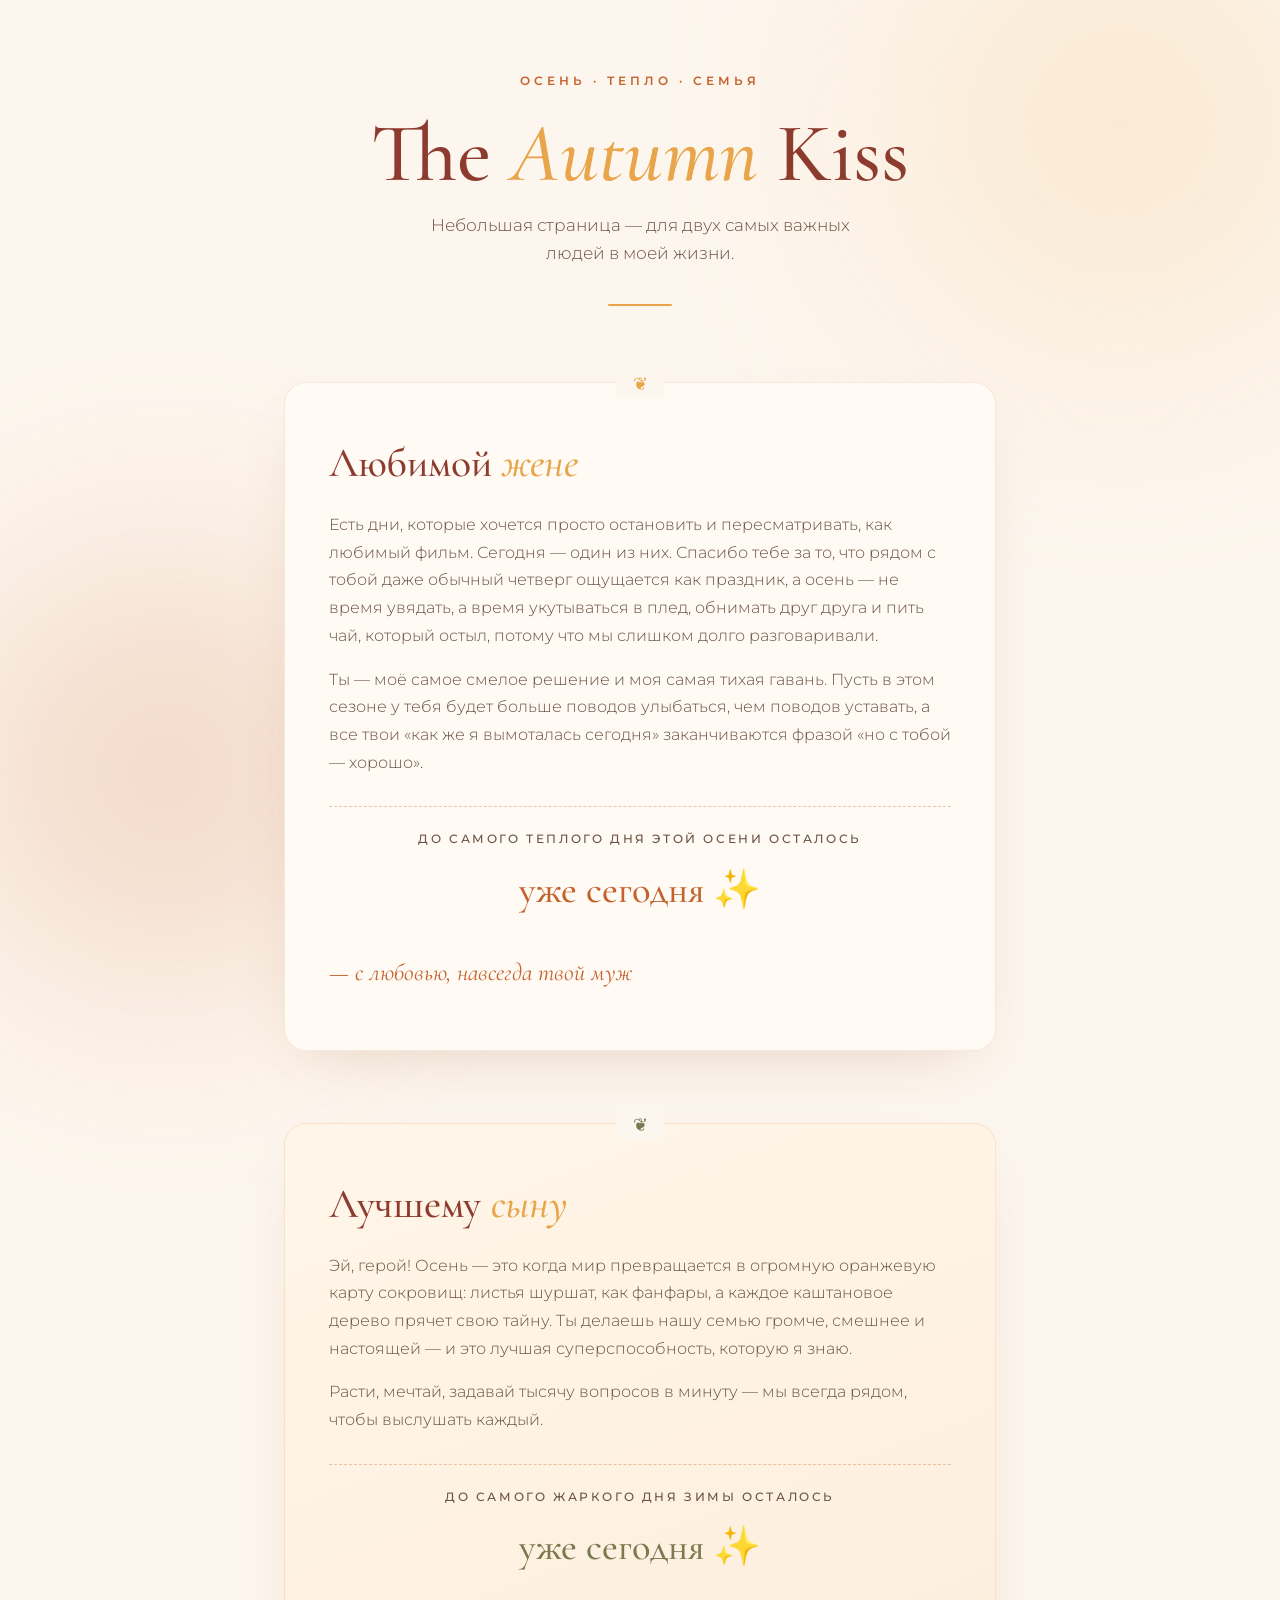
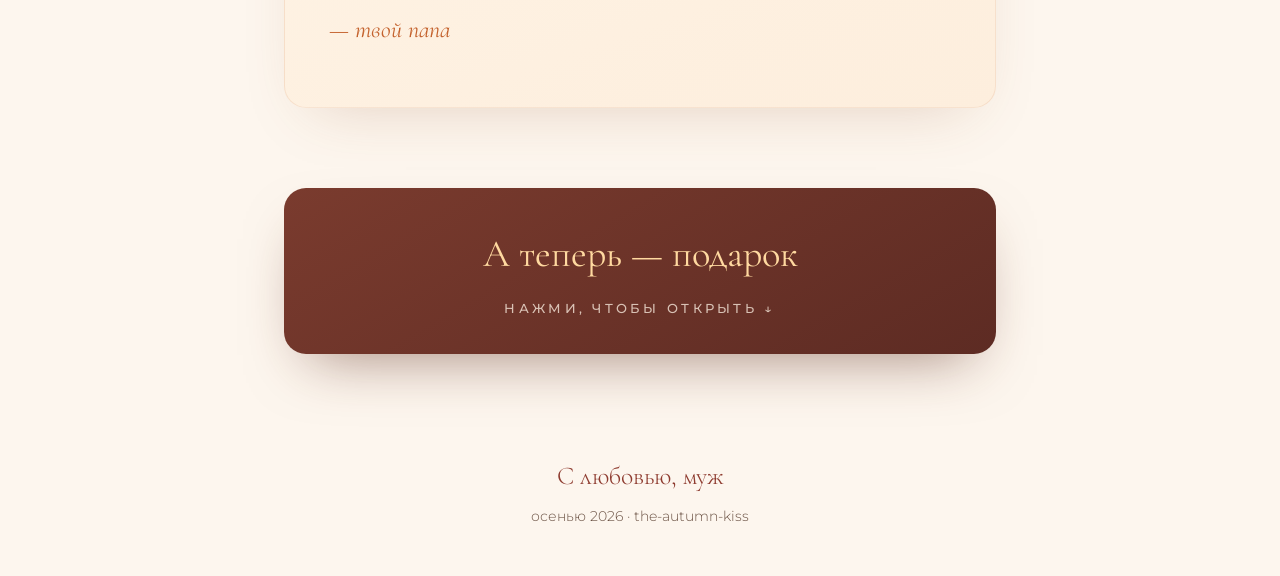
<file: the-autumn-kiss/index.html>
<!DOCTYPE html>
<html lang="ru">
<head>
<meta charset="UTF-8">
<meta name="viewport" content="width=device-width, initial-scale=1.0">
<title>The Autumn Kiss — поздравление</title>
<meta name="description" content="Тёплое осеннее поздравление для самых близких.">
<link rel="preconnect" href="https://fonts.googleapis.com">
<link rel="preconnect" href="https://fonts.gstatic.com" crossorigin>
<link href="https://fonts.googleapis.com/css2?family=Cormorant+Garamond:ital,wght@0,400;0,500;0,600;1,400;1,500&family=Montserrat:wght@300;400;500;600&display=swap" rel="stylesheet">
<style>
  :root{
    --cream:#fdf6ee;
    --paper:#fffaf3;
    --amber:#e8a54b;
    --rust:#c4622d;
    --burgundy:#8e3b2f;
    --olive:#7a7a4f;
    --ink:#3d2b23;
    --soft:#6b5244;
  }
  *{margin:0;padding:0;box-sizing:border-box}
  html{scroll-behavior:smooth}
  body{
    font-family:'Montserrat',sans-serif;
    background:var(--cream);
    color:var(--ink);
    line-height:1.7;
    overflow-x:hidden;
  }
  .serif{font-family:'Cormorant Garamond',serif}

  /* ---------- общая обёртка ---------- */
  .wrap{max-width:760px;margin:0 auto;padding:0 24px}

  /* ---------- фон: мягкие осенние пятна ---------- */
  .bg-leaves{position:fixed;inset:0;pointer-events:none;z-index:0}
  .bg-leaves::before,.bg-leaves::after{
    content:"";position:absolute;border-radius:50%;filter:blur(90px);opacity:.35;
  }
  .bg-leaves::before{width:55vw;height:55vw;top:-18vw;right:-15vw;background:radial-gradient(circle,#f3c98b,transparent 70%)}
  .bg-leaves::after{width:50vw;height:50vw;bottom:-15vw;left:-12vw;background:radial-gradient(circle,#d98a5f,transparent 70%)}

  main{position:relative;z-index:1}

  /* ---------- шапка ---------- */
  header{padding:72px 0 40px;text-align:center}
  .eyebrow{
    letter-spacing:.35em;text-transform:uppercase;
    font-size:.72rem;color:var(--rust);font-weight:600;
  }
  h1{
    font-family:'Cormorant Garamond',serif;
    font-size:clamp(3rem,9vw,5.2rem);
    font-weight:500;
    line-height:1.05;
    margin:18px 0 8px;
    color:var(--burgundy);
  }
  h1 em{font-style:italic;color:var(--amber)}
  .subtitle{color:var(--soft);font-weight:300;font-size:1.05rem;max-width:480px;margin:14px auto 0}
  .divider{
    width:64px;height:2px;background:var(--amber);
    margin:36px auto 0;border-radius:2px;
  }

  /* ---------- секции-карточки ---------- */
  section{padding:36px 0}
  .card{
    background:var(--paper);
    border-radius:22px;
    padding:56px 44px;
    box-shadow:0 24px 60px -30px rgba(140,80,40,.25);
    border:1px solid rgba(196,98,45,.12);
    position:relative;
  }
  .card::before{
    content:"❦";
    position:absolute;top:-14px;left:50%;transform:translateX(-50%);
    background:var(--cream);color:var(--amber);
    padding:0 16px;font-size:1.1rem;
  }
  .greeting{
    font-family:'Cormorant Garamond',serif;
    font-size:clamp(1.9rem,4.6vw,2.6rem);
    font-weight:500;line-height:1.2;
    color:var(--burgundy);
  }
  .greeting span{font-style:italic;color:var(--amber)}
  .body-text{margin-top:22px;color:var(--soft);font-weight:300;font-size:1.02rem}
  .body-text p + p{margin-top:16px}
  .signature{
    margin-top:30px;
    font-family:'Cormorant Garamond',serif;
    font-style:italic;font-size:1.5rem;color:var(--rust);
  }

  /* ---------- детская карточка ---------- */
  .card.kid{background:linear-gradient(160deg,#fff6e9,#fdeedd)}
  .card.kid::before{color:var(--olive)}

  /* ---------- подарок ---------- */
  details.gift{
    margin-top:8px;
    background:linear-gradient(150deg,#7a3b2e,#5d2b23);
    color:#fdf2e4;
    border-radius:22px;
    overflow:hidden;
    box-shadow:0 26px 60px -25px rgba(90,40,25,.55);
  }
  details.gift summary{
    list-style:none;cursor:pointer;
    padding:34px 44px;text-align:center;
    transition:background .3s;
  }
  details.gift summary::-webkit-details-marker{display:none}
  details.gift summary:hover{background:rgba(255,255,255,.05)}
  .gift-title{
    font-family:'Cormorant Garamond',serif;
    font-size:clamp(1.8rem,4.5vw,2.4rem);
    color:#ffd9a0;
  }
  .gift-hint{
    margin-top:10px;font-size:.82rem;letter-spacing:.25em;
    text-transform:uppercase;color:rgba(253,242,228,.75);font-weight:500;
  }
  .gift-hint::after{content:" ↓";transition:transform .3s}
  details[open] .gift-hint::after{content:" ↑"}
  .gift-body{padding:8px 44px 44px;text-align:center}
  .gift-body .ribbon{
    font-family:'Cormorant Garamond',serif;font-style:italic;
    font-size:1.35rem;color:#ffd9a0;margin-bottom:22px;
  }
  .gift-card{
    background:#fdf2e4;color:var(--ink);
    border-radius:16px;padding:30px 28px;
    text-align:left;
  }
  .gift-card h3{
    font-family:'Cormorant Garamond',serif;
    font-size:1.5rem;color:var(--burgundy);font-weight:600;
    margin-bottom:16px;
  }
  .gift-card dl{display:grid;grid-template-columns:auto 1fr;gap:10px 18px;font-size:.95rem}
  .gift-card dt{color:var(--rust);font-weight:600;white-space:nowrap}
  .gift-card dd{color:var(--soft);font-weight:300;word-break:break-word}
  .gift-note{margin-top:18px;font-size:.8rem;color:var(--soft);font-weight:300;font-style:italic}

  /* ---------- подвал ---------- */
  footer{text-align:center;padding:64px 0 48px;color:var(--soft);font-weight:300;font-size:.85rem}
  footer .serif{font-size:1.6rem;color:var(--burgundy);margin-bottom:8px}

  /* ---------- счётчики ---------- */
  .countdown{
    margin-top:30px;padding-top:22px;
    border-top:1px dashed rgba(196,98,45,.35);
    text-align:center;
  }
  .cd-label{
    font-size:.74rem;letter-spacing:.22em;text-transform:uppercase;
    color:var(--soft);font-weight:500;
  }
  .cd-timer{
    margin-top:8px;
    font-family:'Cormorant Garamond',serif;
    font-size:clamp(1.8rem,4.4vw,2.4rem);
    font-weight:600;color:var(--rust);
    font-variant-numeric:tabular-nums;
    white-space:nowrap;
  }
  .cd-timer .cd-days{font-weight:500}
  .card.kid .cd-timer{color:var(--olive)}
  .gift-card .countdown{border-top-color:rgba(138,59,47,.25)}
  .gift-card .cd-timer{color:var(--burgundy)}

  /* ---------- появление при скролле ---------- */
  .reveal{opacity:0;transform:translateY(26px);transition:opacity .8s ease,transform .8s ease}
  .reveal.visible{opacity:1;transform:none}

  @media (max-width:560px){
    .card{padding:44px 26px}
    details.gift summary{padding:28px 26px}
    .gift-body{padding:8px 26px 34px}
  }
</style>
</head>
<body>
<div class="bg-leaves"></div>
<main>

  <header>
    <div class="wrap reveal">
      <div class="eyebrow">осень · тепло · семья</div>
      <h1>The <em>Autumn</em> Kiss</h1>
      <p class="subtitle">Небольшая страница — для двух самых важных людей в моей жизни.</p>
      <div class="divider"></div>
    </div>
  </header>

  <div class="wrap">

    <section>
      <div class="card reveal">
        <div class="greeting">Любимой <span>жене</span></div>
        <div class="body-text">
          <p>Есть дни, которые хочется просто остановить и пересматривать, как любимый фильм. Сегодня — один из них. Спасибо тебе за то, что рядом с тобой даже обычный четверг ощущается как праздник, а осень — не время увядать, а время укутываться в плед, обнимать друг друга и пить чай, который остыл, потому что мы слишком долго разговаривали.</p>
          <p>Ты — моё самое смелое решение и моя самая тихая гавань. Пусть в этом сезоне у тебя будет больше поводов улыбаться, чем поводов уставать, а все твои «как же я вымоталась сегодня» заканчиваются фразой «но с тобой — хорошо».</p>
        </div>
        <div class="countdown" id="cd-wife">
          <div class="cd-label">до самого теплого дня этой осени осталось</div>
          <div class="cd-timer"><span class="cd-days"></span><span class="cd-hms"></span></div>
        </div>
        <div class="signature">— с любовью, навсегда твой муж</div>
      </div>
    </section>

    <section>
      <div class="card kid reveal">
        <div class="greeting">Лучшему <span>сыну</span></div>
        <div class="body-text">
          <p>Эй, герой! Осень — это когда мир превращается в огромную оранжевую карту сокровищ: листья шуршат, как фанфары, а каждое каштановое дерево прячет свою тайну. Ты делаешь нашу семью громче, смешнее и настоящей — и это лучшая суперспособность, которую я знаю.</p>
          <p>Расти, мечтай, задавай тысячу вопросов в минуту — мы всегда рядом, чтобы выслушать каждый.</p>
        </div>
        <div class="countdown" id="cd-son">
          <div class="cd-label">до самого жаркого дня зимы осталось</div>
          <div class="cd-timer"><span class="cd-days"></span><span class="cd-hms"></span></div>
        </div>
        <div class="signature">— твой папа</div>
      </div>
    </section>

    <section>
      <details class="gift reveal">
        <summary>
          <div class="gift-title">А теперь — подарок</div>
          <div class="gift-hint">нажми, чтобы открыть</div>
        </summary>
        <div class="gift-body">
          <p class="ribbon">Наш семейный отпуск уже забронирован ✨</p>
          <div class="gift-card">
            <h3>Детали бронирования</h3>
            <dl>
              <dt>Отель:</dt><dd>СОЛНЕЧНЫЙ ParkHotel& SPA</dd>
              <dt>Номер:</dt><dd>STUD-1</dd>
              <dt>Даты:</dt><dd>15.12.2026 16:00 — 17.12.2026 12:00</dd>
              <dt>Номер брони:</dt><dd>415929</dd>            
            </dl>
            <div class="countdown" id="cd-gift">
              <div class="cd-label">до семейного отдыха осталось</div>
              <div class="cd-timer"><span class="cd-days"></span><span class="cd-hms"></span></div>
            </div>
            <p class="gift-note">Зай, теплого и уютного отыха тебе.</p>
          </div>
        </div>
      </details>
    </section>

  </div>

  <footer>
    <div class="serif">С любовью, муж</div>
    <div>осенью 2026 · the-autumn-kiss</div>
  </footer>

</main>

<script>
  const io = new IntersectionObserver((entries) => {
    entries.forEach(e => { if (e.isIntersecting) e.target.classList.add('visible'); });
  }, { threshold: .15 });
  document.querySelectorAll('.reveal').forEach(el => io.observe(el));

  // ---------- счётчики: дни, часы, минуты, секунды ----------
  const counters = [
    { id: 'cd-wife', target: new Date(2026, 10, 30, 0, 0, 0), done: 'уже сегодня ✨' },
    { id: 'cd-son',  target: new Date(2026, 11, 3, 0, 0, 0),  done: 'уже сегодня ✨' },
    { id: 'cd-gift', target: new Date(2026, 11, 15, 16, 0, 0), done: 'отпуск начался ✨' },
  ];

  function pluralDays(n) {
    const mod10 = n % 10, mod100 = n % 100;
    if (mod10 === 1 && mod100 !== 11) return 'день';
    if (mod10 >= 2 && mod10 <= 4 && (mod100 < 10 || mod100 >= 20)) return 'дня';
    return 'дней';
  }

  function pad(n) { return String(n).padStart(2, '0'); }

  function tick() {
    const now = new Date();
    counters.forEach(c => {
      const box = document.getElementById(c.id);
      if (!box) return;
      const daysEl = box.querySelector('.cd-days');
      const hmsEl = box.querySelector('.cd-hms');
      let diff = c.target - now;

      if (diff <= 0) {
        daysEl.textContent = c.done;
        hmsEl.textContent = '';
        return;
      }

      const days = Math.floor(diff / 86400000);
      const hours = Math.floor(diff / 3600000) % 24;
      const mins = Math.floor(diff / 60000) % 60;
      const secs = Math.floor(diff / 1000) % 60;

      daysEl.textContent = days + ' ' + pluralDays(days) + ' · ';
      hmsEl.textContent = pad(hours) + ':' + pad(mins) + ':' + pad(secs);
    });
  }

  tick();
  setInterval(tick, 1000);
</script>
</body>
</html>
</file>
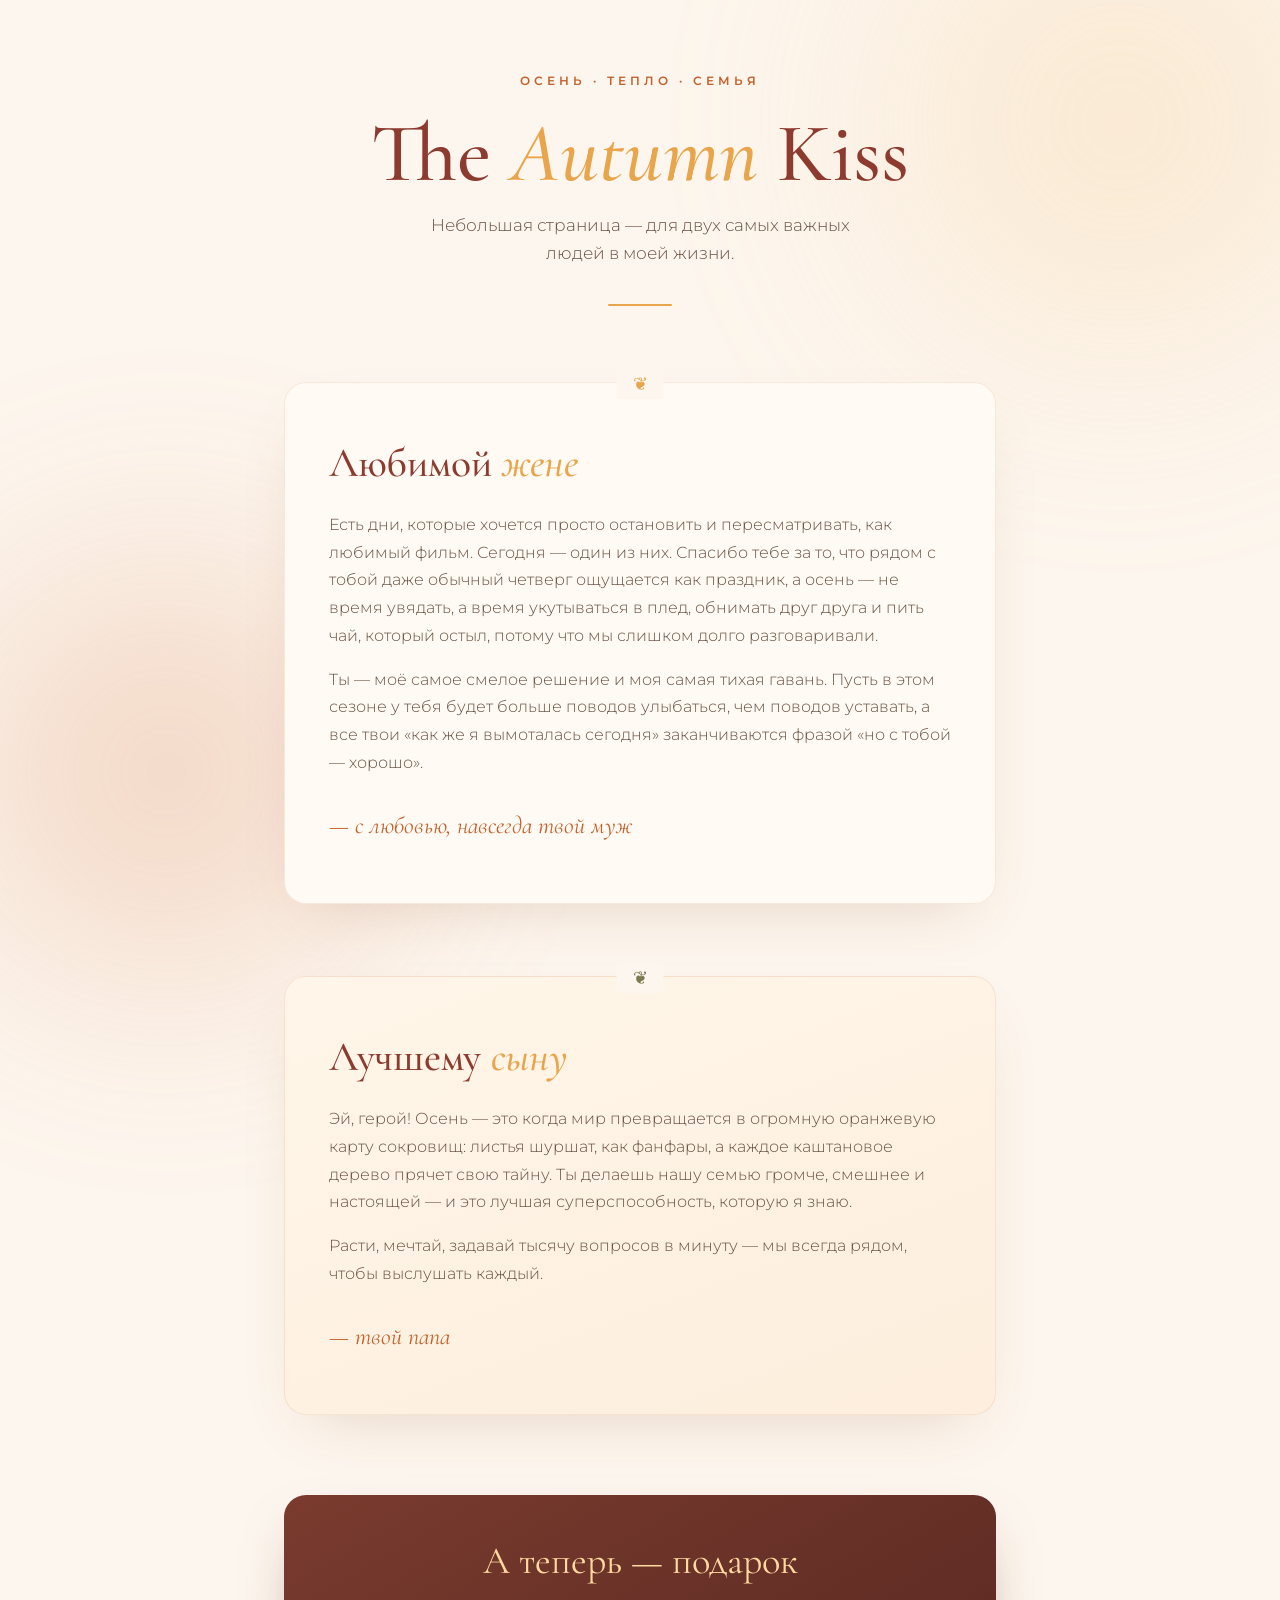
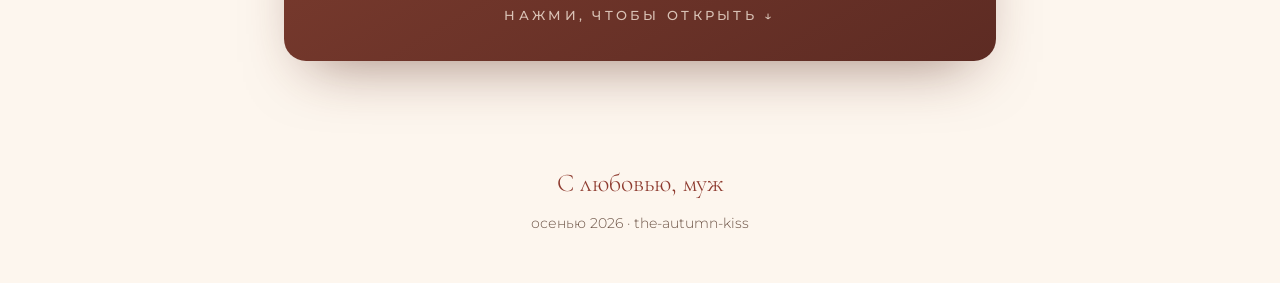
<file: the-autumn-kiss/the-autumn-kiss.html>
<!DOCTYPE html>
<html lang="ru">
<head>
<meta charset="UTF-8">
<meta name="viewport" content="width=device-width, initial-scale=1.0">
<title>The Autumn Kiss — поздравление</title>
<meta name="description" content="Тёплое осеннее поздравление для самых близких.">
<link rel="preconnect" href="https://fonts.googleapis.com">
<link rel="preconnect" href="https://fonts.gstatic.com" crossorigin>
<link href="https://fonts.googleapis.com/css2?family=Cormorant+Garamond:ital,wght@0,400;0,500;0,600;1,400;1,500&family=Montserrat:wght@300;400;500;600&display=swap" rel="stylesheet">
<style>
  :root{
    --cream:#fdf6ee;
    --paper:#fffaf3;
    --amber:#e8a54b;
    --rust:#c4622d;
    --burgundy:#8e3b2f;
    --olive:#7a7a4f;
    --ink:#3d2b23;
    --soft:#6b5244;
  }
  *{margin:0;padding:0;box-sizing:border-box}
  html{scroll-behavior:smooth}
  body{
    font-family:'Montserrat',sans-serif;
    background:var(--cream);
    color:var(--ink);
    line-height:1.7;
    overflow-x:hidden;
  }
  .serif{font-family:'Cormorant Garamond',serif}

  /* ---------- общая обёртка ---------- */
  .wrap{max-width:760px;margin:0 auto;padding:0 24px}

  /* ---------- фон: мягкие осенние пятна ---------- */
  .bg-leaves{position:fixed;inset:0;pointer-events:none;z-index:0}
  .bg-leaves::before,.bg-leaves::after{
    content:"";position:absolute;border-radius:50%;filter:blur(90px);opacity:.35;
  }
  .bg-leaves::before{width:55vw;height:55vw;top:-18vw;right:-15vw;background:radial-gradient(circle,#f3c98b,transparent 70%)}
  .bg-leaves::after{width:50vw;height:50vw;bottom:-15vw;left:-12vw;background:radial-gradient(circle,#d98a5f,transparent 70%)}

  main{position:relative;z-index:1}

  /* ---------- шапка ---------- */
  header{padding:72px 0 40px;text-align:center}
  .eyebrow{
    letter-spacing:.35em;text-transform:uppercase;
    font-size:.72rem;color:var(--rust);font-weight:600;
  }
  h1{
    font-family:'Cormorant Garamond',serif;
    font-size:clamp(3rem,9vw,5.2rem);
    font-weight:500;
    line-height:1.05;
    margin:18px 0 8px;
    color:var(--burgundy);
  }
  h1 em{font-style:italic;color:var(--amber)}
  .subtitle{color:var(--soft);font-weight:300;font-size:1.05rem;max-width:480px;margin:14px auto 0}
  .divider{
    width:64px;height:2px;background:var(--amber);
    margin:36px auto 0;border-radius:2px;
  }

  /* ---------- секции-карточки ---------- */
  section{padding:36px 0}
  .card{
    background:var(--paper);
    border-radius:22px;
    padding:56px 44px;
    box-shadow:0 24px 60px -30px rgba(140,80,40,.25);
    border:1px solid rgba(196,98,45,.12);
    position:relative;
  }
  .card::before{
    content:"❦";
    position:absolute;top:-14px;left:50%;transform:translateX(-50%);
    background:var(--cream);color:var(--amber);
    padding:0 16px;font-size:1.1rem;
  }
  .greeting{
    font-family:'Cormorant Garamond',serif;
    font-size:clamp(1.9rem,4.6vw,2.6rem);
    font-weight:500;line-height:1.2;
    color:var(--burgundy);
  }
  .greeting span{font-style:italic;color:var(--amber)}
  .body-text{margin-top:22px;color:var(--soft);font-weight:300;font-size:1.02rem}
  .body-text p + p{margin-top:16px}
  .signature{
    margin-top:30px;
    font-family:'Cormorant Garamond',serif;
    font-style:italic;font-size:1.5rem;color:var(--rust);
  }

  /* ---------- детская карточка ---------- */
  .card.kid{background:linear-gradient(160deg,#fff6e9,#fdeedd)}
  .card.kid::before{color:var(--olive)}

  /* ---------- подарок ---------- */
  details.gift{
    margin-top:8px;
    background:linear-gradient(150deg,#7a3b2e,#5d2b23);
    color:#fdf2e4;
    border-radius:22px;
    overflow:hidden;
    box-shadow:0 26px 60px -25px rgba(90,40,25,.55);
  }
  details.gift summary{
    list-style:none;cursor:pointer;
    padding:34px 44px;text-align:center;
    transition:background .3s;
  }
  details.gift summary::-webkit-details-marker{display:none}
  details.gift summary:hover{background:rgba(255,255,255,.05)}
  .gift-title{
    font-family:'Cormorant Garamond',serif;
    font-size:clamp(1.8rem,4.5vw,2.4rem);
    color:#ffd9a0;
  }
  .gift-hint{
    margin-top:10px;font-size:.82rem;letter-spacing:.25em;
    text-transform:uppercase;color:rgba(253,242,228,.75);font-weight:500;
  }
  .gift-hint::after{content:" ↓";transition:transform .3s}
  details[open] .gift-hint::after{content:" ↑"}
  .gift-body{padding:8px 44px 44px;text-align:center}
  .gift-body .ribbon{
    font-family:'Cormorant Garamond',serif;font-style:italic;
    font-size:1.35rem;color:#ffd9a0;margin-bottom:22px;
  }
  .gift-card{
    background:#fdf2e4;color:var(--ink);
    border-radius:16px;padding:30px 28px;
    text-align:left;
  }
  .gift-card h3{
    font-family:'Cormorant Garamond',serif;
    font-size:1.5rem;color:var(--burgundy);font-weight:600;
    margin-bottom:16px;
  }
  .gift-card dl{display:grid;grid-template-columns:auto 1fr;gap:10px 18px;font-size:.95rem}
  .gift-card dt{color:var(--rust);font-weight:600;white-space:nowrap}
  .gift-card dd{color:var(--soft);font-weight:300;word-break:break-word}
  .gift-note{margin-top:18px;font-size:.8rem;color:var(--soft);font-weight:300;font-style:italic}

  /* ---------- подвал ---------- */
  footer{text-align:center;padding:64px 0 48px;color:var(--soft);font-weight:300;font-size:.85rem}
  footer .serif{font-size:1.6rem;color:var(--burgundy);margin-bottom:8px}

  /* ---------- появление при скролле ---------- */
  .reveal{opacity:0;transform:translateY(26px);transition:opacity .8s ease,transform .8s ease}
  .reveal.visible{opacity:1;transform:none}

  @media (max-width:560px){
    .card{padding:44px 26px}
    details.gift summary{padding:28px 26px}
    .gift-body{padding:8px 26px 34px}
  }
</style>
</head>
<body>
<div class="bg-leaves"></div>
<main>

  <header>
    <div class="wrap reveal">
      <div class="eyebrow">осень · тепло · семья</div>
      <h1>The <em>Autumn</em> Kiss</h1>
      <p class="subtitle">Небольшая страница — для двух самых важных людей в моей жизни.</p>
      <div class="divider"></div>
    </div>
  </header>

  <div class="wrap">

    <section>
      <div class="card reveal">
        <div class="greeting">Любимой <span>жене</span></div>
        <div class="body-text">
          <p>Есть дни, которые хочется просто остановить и пересматривать, как любимый фильм. Сегодня — один из них. Спасибо тебе за то, что рядом с тобой даже обычный четверг ощущается как праздник, а осень — не время увядать, а время укутываться в плед, обнимать друг друга и пить чай, который остыл, потому что мы слишком долго разговаривали.</p>
          <p>Ты — моё самое смелое решение и моя самая тихая гавань. Пусть в этом сезоне у тебя будет больше поводов улыбаться, чем поводов уставать, а все твои «как же я вымоталась сегодня» заканчиваются фразой «но с тобой — хорошо».</p>
        </div>
        <div class="signature">— с любовью, навсегда твой муж</div>
      </div>
    </section>

    <section>
      <div class="card kid reveal">
        <div class="greeting">Лучшему <span>сыну</span></div>
        <div class="body-text">
          <p>Эй, герой! Осень — это когда мир превращается в огромную оранжевую карту сокровищ: листья шуршат, как фанфары, а каждое каштановое дерево прячет свою тайну. Ты делаешь нашу семью громче, смешнее и настоящей — и это лучшая суперспособность, которую я знаю.</p>
          <p>Расти, мечтай, задавай тысячу вопросов в минуту — мы всегда рядом, чтобы выслушать каждый.</p>
        </div>
        <div class="signature">— твой папа</div>
      </div>
    </section>

    <section>
      <details class="gift reveal">
        <summary>
          <div class="gift-title">А теперь — подарок</div>
          <div class="gift-hint">нажми, чтобы открыть</div>
        </summary>
        <div class="gift-body">
          <p class="ribbon">Наш семейный отпуск уже забронирован ✨</p>
          <div class="gift-card">
            <h3>Детали бронирования</h3>
            <dl>
              <dt>Отель:</dt><dd>СОЛНЕЧНЫЙ ParkHotel& SPA</dd>
              <dt>Номер:</dt><dd>STUD-1</dd>
              <dt>Даты:</dt><dd>15.12.2026 16:00 — 17.12.2026 12:00</dd>
              <dt>Номер брони:</dt><dd>415929</dd>            
            </dl>
            <p class="gift-note">Зай, теплого и уютного отыха тебе.</p>
          </div>
        </div>
      </details>
    </section>

  </div>

  <footer>
    <div class="serif">С любовью, муж</div>
    <div>осенью 2026 · the-autumn-kiss</div>
  </footer>

</main>

<script>
  const io = new IntersectionObserver((entries) => {
    entries.forEach(e => { if (e.isIntersecting) e.target.classList.add('visible'); });
  }, { threshold: .15 });
  document.querySelectorAll('.reveal').forEach(el => io.observe(el));
</script>
</body>
</html>
</file>
<file: static/css/main.102a8819.css>
body{--square:20vmin;font:14px Century Gothic,Futura,sans-serif;margin:20px}ol,ul{padding-left:30px}.board-row:after{clear:both;content:"";display:table;width:calc(var(--square)*3)}#status{background:#fbb229;color:#fefefe;font-size:20px;padding:10px}#status,.square{text-align:center}.square{background:#fff;border:1px solid #999;cursor:pointer;float:left;font-size:24px;font-weight:700;height:var(--square);line-height:34px;margin-right:-1px;margin-top:-1px;padding:0;width:var(--square)}.square img{border-radius:20%;height:calc(var(--square) - 4px);width:calc(var(--square) - 4px)}.square:focus{outline:none}.kbd-navigation .square:focus{background:#ddd}.game{display:flex;flex-direction:row}.game-info{margin-left:10px;width:calc(var(--square)*2)}.game-info li{display:flex;flex-direction:column;list-style-type:none;margin:0;padding:0}.control{background-color:#fff;border:.5px dashed;border-radius:20%;cursor:pointer;display:inline-block;margin:5px;padding:5px;text-align:center;text-decoration:none}#root{align-items:center;display:flex;flex-direction:column;justify-content:center}#head{margin-bottom:2em}
/*# sourceMappingURL=main.102a8819.css.map*/
</file>
